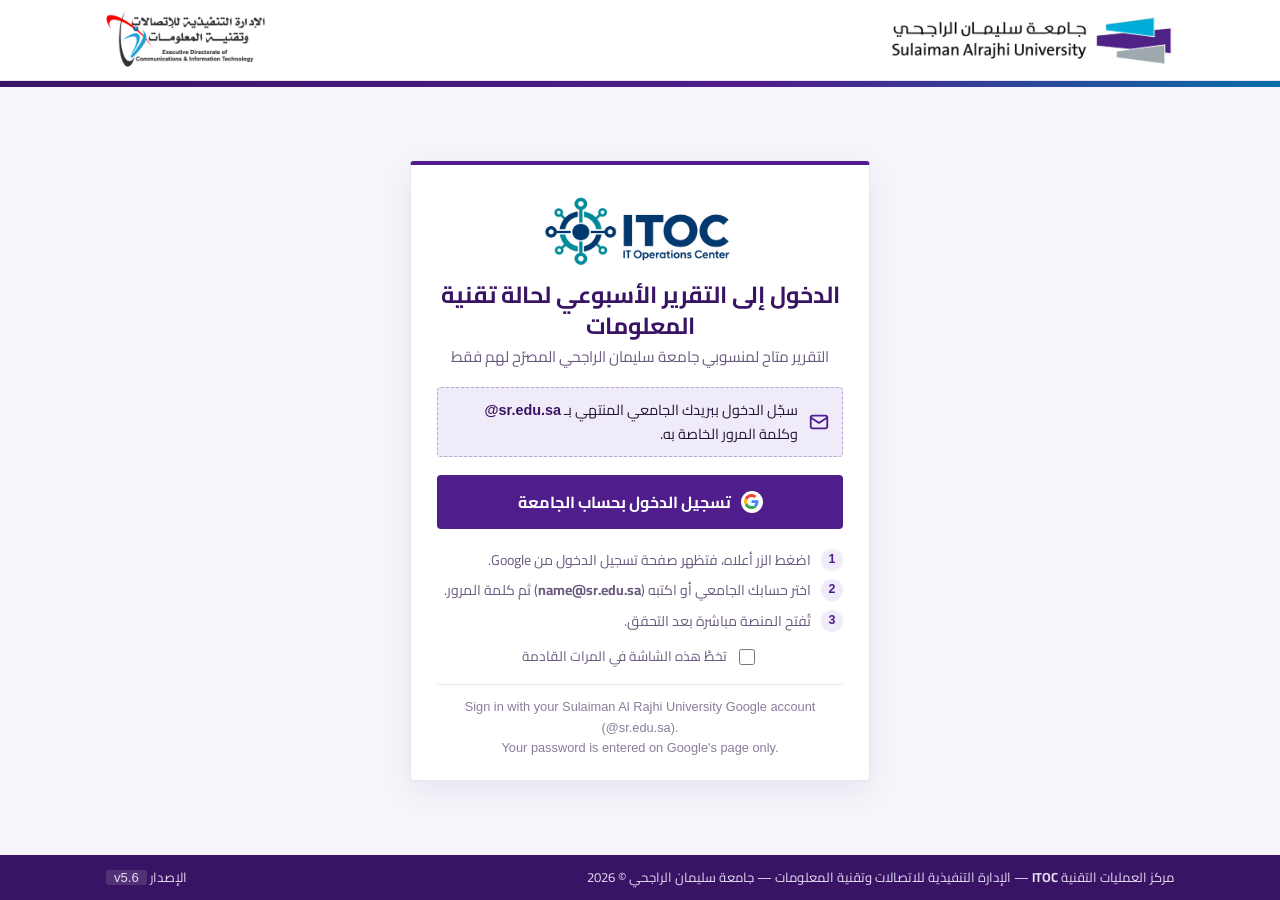
<file: index.html>
<!DOCTYPE html>
<html lang="ar" dir="rtl">
<head>
<meta charset="utf-8">
<meta name="viewport" content="width=device-width, initial-scale=1">
<meta name="version" content="5.6">
<title>التقرير الأسبوعي لحالة تقنية المعلومات | تسجيل الدخول</title>
<link rel="icon" type="image/png" href="assets/itoc-logo.png">
<link rel="preconnect" href="https://fonts.googleapis.com">
<link rel="preconnect" href="https://fonts.gstatic.com" crossorigin>
<link href="https://fonts.googleapis.com/css2?family=Cairo:wght@400;600;700;800&display=swap" rel="stylesheet">
<script>
  /* ▼▼▼ CONFIG — change per platform ▼▼▼ */
  var CONFIG = {
    WEB_APP_URL: "https://script.google.com/a/macros/sr.edu.sa/s/AKfycbzGKp76IiiDJCH0ILryDMFBdLztr50R8cBXslaoi3-JOD4gXTIFJZKbuZLIpbM86Ho/exec",
    TITLE:       "الدخول إلى التقرير الأسبوعي لحالة تقنية المعلومات",
    SUBTITLE:    "التقرير متاح لمنسوبي جامعة سليمان الراجحي المصرّح لهم فقط",
    LOGO:        "assets/itoc-logo.png",
    VERSION:     "5.6",
    KEY:         "ictd-weekly-report"               // short unique id (used for "skip next time")
  };
  /* ▲▲▲ CONFIG ▲▲▲ */
  var WEB_APP_URL = CONFIG.WEB_APP_URL;

  /* "Skip this screen next time" — per-browser preference; open with #login to show this screen again */
  (function () {
    try {
      /* ITOC single sign-on: one shared flag for every landing page on ictsru.github.io (valid 30 days; #sso-off clears it) */
      var ssoOk = location.hash === "#itoc" || (Date.now() - (+localStorage.getItem("itoc_sso") || 0)) < 2592000000;   /* #itoc = opened from the ITOC index (already signed in) */
      if (location.hash === "#sso-off") { localStorage.removeItem("itoc_sso"); ssoOk = false; }
      if (location.hash !== "#login" && location.hash !== "#sso-off" && (localStorage.getItem(CONFIG.KEY + "_skip_intro") === "1" || ssoOk) && /^https:\/\/script\.google\.com\//.test(WEB_APP_URL)) { localStorage.setItem("itoc_sso", String(Date.now())); location.replace(WEB_APP_URL); }
    } catch (e) {}
  })();
</script>
<style>
:root{
  --purple:#501e8c; --purple-dark:#3a1464; --purple-light:#f0ebf8;
  --blue:#0a6eaa; --teal:#0a8a96; --bg:#f7f5fb; --ink:#241436; --muted:#6b5a80;
  --border:rgba(80,30,140,.12); --radius:4px;
}
*{box-sizing:border-box}
html,body{height:100%}
body{margin:0;display:flex;flex-direction:column;min-height:100vh;background:var(--bg);color:var(--ink);font-family:"Cairo",Tahoma,Arial,sans-serif;line-height:1.6}
.container{max-width:1100px;margin:0 auto;padding:0 16px;width:100%}

/* Official header band: SRU right, ICTD left */
.band{background:#fff;border-bottom:1px solid var(--border)}
.band .container{display:flex;align-items:center;justify-content:space-between;gap:16px;padding-top:10px;padding-bottom:10px}
.band img{display:block;height:54px;width:auto;max-width:44vw;object-fit:contain}
.band .ictd{height:60px}
.bar{height:6px;background:linear-gradient(90deg,var(--purple-dark),var(--purple) 60%,var(--blue))}

main{flex:1;display:grid;place-items:center;padding:32px 16px}
.card{width:100%;max-width:460px;background:#fff;border:1px solid var(--border);border-top:4px solid var(--purple);border-radius:var(--radius);padding:28px 26px 22px;box-shadow:0 10px 30px rgba(58,20,100,.08);text-align:center}
.card .logo{height:78px;width:auto;margin:0 auto 8px;display:block}
h1{margin:6px 0 4px;font-size:1.45rem;color:var(--purple-dark);line-height:1.35}
.sub{margin:0 0 18px;color:var(--muted);font-size:.95rem}

.domain{display:flex;align-items:center;gap:10px;background:var(--purple-light);border:1px dashed rgba(80,30,140,.35);border-radius:var(--radius);padding:10px 12px;margin-bottom:18px;text-align:right}
.domain svg{flex:none;width:22px;height:22px;color:var(--purple)}
.domain b{font-family:Arial,sans-serif;direction:ltr;unicode-bidi:isolate;color:var(--purple-dark)}
.domain span{font-size:.9rem}

.btn{display:flex;align-items:center;justify-content:center;gap:10px;width:100%;background:var(--purple);color:#fff;text-decoration:none;font:700 1rem "Cairo",Tahoma,Arial,sans-serif;padding:12px 16px;border-radius:var(--radius);border:0;cursor:pointer;transition:background .15s}
.btn:hover,.btn:focus-visible{background:var(--purple-dark);outline:none}
.btn .g{width:22px;height:22px;background:#fff;border-radius:50%;display:grid;place-items:center;flex:none}
.btn .g svg{width:15px;height:15px}

.steps{list-style:none;margin:20px 0 4px;padding:0;text-align:right;font-size:.88rem;color:var(--muted)}
.steps li{display:flex;gap:10px;align-items:flex-start;margin-bottom:8px}
.steps .n{flex:none;width:22px;height:22px;border-radius:50%;background:var(--purple-light);color:var(--purple);font-weight:800;font-size:.78rem;display:grid;place-items:center;font-family:Arial,sans-serif}

.skip{display:flex;align-items:center;justify-content:center;gap:8px;margin-top:14px;font-size:.85rem;color:var(--muted);cursor:pointer;user-select:none}
.skip input{accent-color:var(--purple);width:16px;height:16px}

.en{margin-top:16px;padding-top:12px;border-top:1px solid var(--border);direction:ltr;font-size:.8rem;color:#8a7c9c;font-family:Arial,sans-serif}

footer{background:var(--purple-dark);color:#e6dcf5;font-size:.82rem}
footer .container{display:flex;flex-wrap:wrap;gap:6px 16px;justify-content:space-between;padding-top:12px;padding-bottom:12px}
footer .ver{font-family:Arial,sans-serif;background:rgba(255,255,255,.12);padding:0 8px;border-radius:3px}

@media (max-width:520px){
  .band img{height:38px}.band .ictd{height:44px}
  .card{padding:22px 18px 18px}
  .card .logo{height:62px}
  h1{font-size:1.25rem}
}
</style>
<!-- SRU Brand Kit v1.0 — shared source; linked after this page's styles so the kit wins.
     Unreachable kit = the page keeps its own purple and the local assets/ logos. -->
<link rel="stylesheet" href="https://ictsru.github.io/brand/css/sru-shell.css">
<link rel="stylesheet" href="https://ictsru.github.io/brand/css/sru-tech-bg.css">
</head>
<body>

<div class="band">
  <div class="container">
    <img src="https://ictsru.github.io/brand/logos/sru-logo.png" onerror="this.onerror=null;this.src='assets/sru-logo.png'"
         alt="جامعة سليمان الراجحي | Sulaiman Alrajhi University">
    <img class="ictd" src="https://ictsru.github.io/brand/logos/ictd-logo.png" onerror="this.onerror=null;this.src='assets/ictd-logo.png'"
         alt="الإدارة التنفيذية للاتصالات وتقنية المعلومات">
  </div>
</div>
<div class="bar"></div>

<main>
  <div class="card">
    <img class="logo" id="appLogo" src="assets/itoc-logo.png" alt="">
    <h1 id="appTitle"></h1>
    <p class="sub" id="appSub"></p>

    <div class="domain">
      <svg viewBox="0 0 24 24" fill="none" stroke="currentColor" stroke-width="2" stroke-linecap="round" stroke-linejoin="round" aria-hidden="true"><rect x="3" y="5" width="18" height="14" rx="2"/><path d="m3 7 9 6 9-6"/></svg>
      <span>سجّل الدخول ببريدك الجامعي المنتهي بـ <b>@sr.edu.sa</b> وكلمة المرور الخاصة به.</span>
    </div>

    <a class="btn" id="go" href="#">
      <span class="g" aria-hidden="true">
        <svg viewBox="0 0 48 48"><path fill="#EA4335" d="M24 9.5c3.5 0 6.6 1.2 9.1 3.6l6.8-6.8C35.8 2.4 30.3 0 24 0 14.6 0 6.6 5.4 2.7 13.3l7.9 6.2C12.5 13.6 17.8 9.5 24 9.5z"/><path fill="#4285F4" d="M46.1 24.5c0-1.6-.1-3.1-.4-4.5H24v9h12.4c-.5 2.9-2.2 5.3-4.6 6.9l7.4 5.8c4.3-4 6.9-9.9 6.9-17.2z"/><path fill="#FBBC05" d="M10.6 28.5c-.5-1.4-.8-2.9-.8-4.5s.3-3.1.8-4.5l-7.9-6.2C1 16.6 0 20.2 0 24s1 7.4 2.7 10.7l7.9-6.2z"/><path fill="#34A853" d="M24 48c6.5 0 11.9-2.1 15.9-5.8l-7.4-5.8c-2.1 1.4-4.8 2.3-8.5 2.3-6.2 0-11.5-4.1-13.4-9.8l-7.9 6.2C6.6 42.6 14.6 48 24 48z"/></svg>
      </span>
      تسجيل الدخول بحساب الجامعة
    </a>

    <ol class="steps">
      <li><span class="n">1</span><span>اضغط الزر أعلاه، فتظهر صفحة تسجيل الدخول من Google.</span></li>
      <li><span class="n">2</span><span>اختر حسابك الجامعي أو اكتبه (<b dir="ltr">name@sr.edu.sa</b>) ثم كلمة المرور.</span></li>
      <li><span class="n">3</span><span>تُفتح المنصة مباشرة بعد التحقق.</span></li>
    </ol>

    <label class="skip"><input type="checkbox" id="skip"> تخطَّ هذه الشاشة في المرات القادمة</label>

    <div class="en">Sign in with your Sulaiman Al Rajhi University Google account (@sr.edu.sa).<br>Your password is entered on Google's page only.</div>
  </div>
</main>

<footer class="sru-tech-bg-dark">
  <div class="container">
    <div>مركز العمليات التقنية <b dir="ltr">ITOC</b> — الإدارة التنفيذية للاتصالات وتقنية المعلومات — جامعة سليمان الراجحي © 2026</div>
    <div>الإصدار <span class="ver" dir="ltr" id="appVer"></span></div>
  </div>
</footer>

<script>
  var go = document.getElementById("go"), skip = document.getElementById("skip");
  go.href = WEB_APP_URL;
  go.addEventListener("click", function () { try { localStorage.setItem("itoc_sso", String(Date.now())); } catch (e) {} });
  document.title = CONFIG.TITLE + " | SRU";
  document.getElementById("appTitle").textContent = CONFIG.TITLE;
  document.getElementById("appSub").textContent = CONFIG.SUBTITLE;
  document.getElementById("appLogo").src = CONFIG.LOGO;
  document.getElementById("appVer").textContent = "v" + CONFIG.VERSION;
  var SKIP_KEY = CONFIG.KEY + "_skip_intro";
  try { skip.checked = localStorage.getItem(SKIP_KEY) === "1"; } catch (e) {}
  skip.addEventListener("change", function () {
    try { skip.checked ? localStorage.setItem(SKIP_KEY, "1") : localStorage.removeItem(SKIP_KEY); } catch (e) {}
  });
</script>
</body>
</html>
</file>
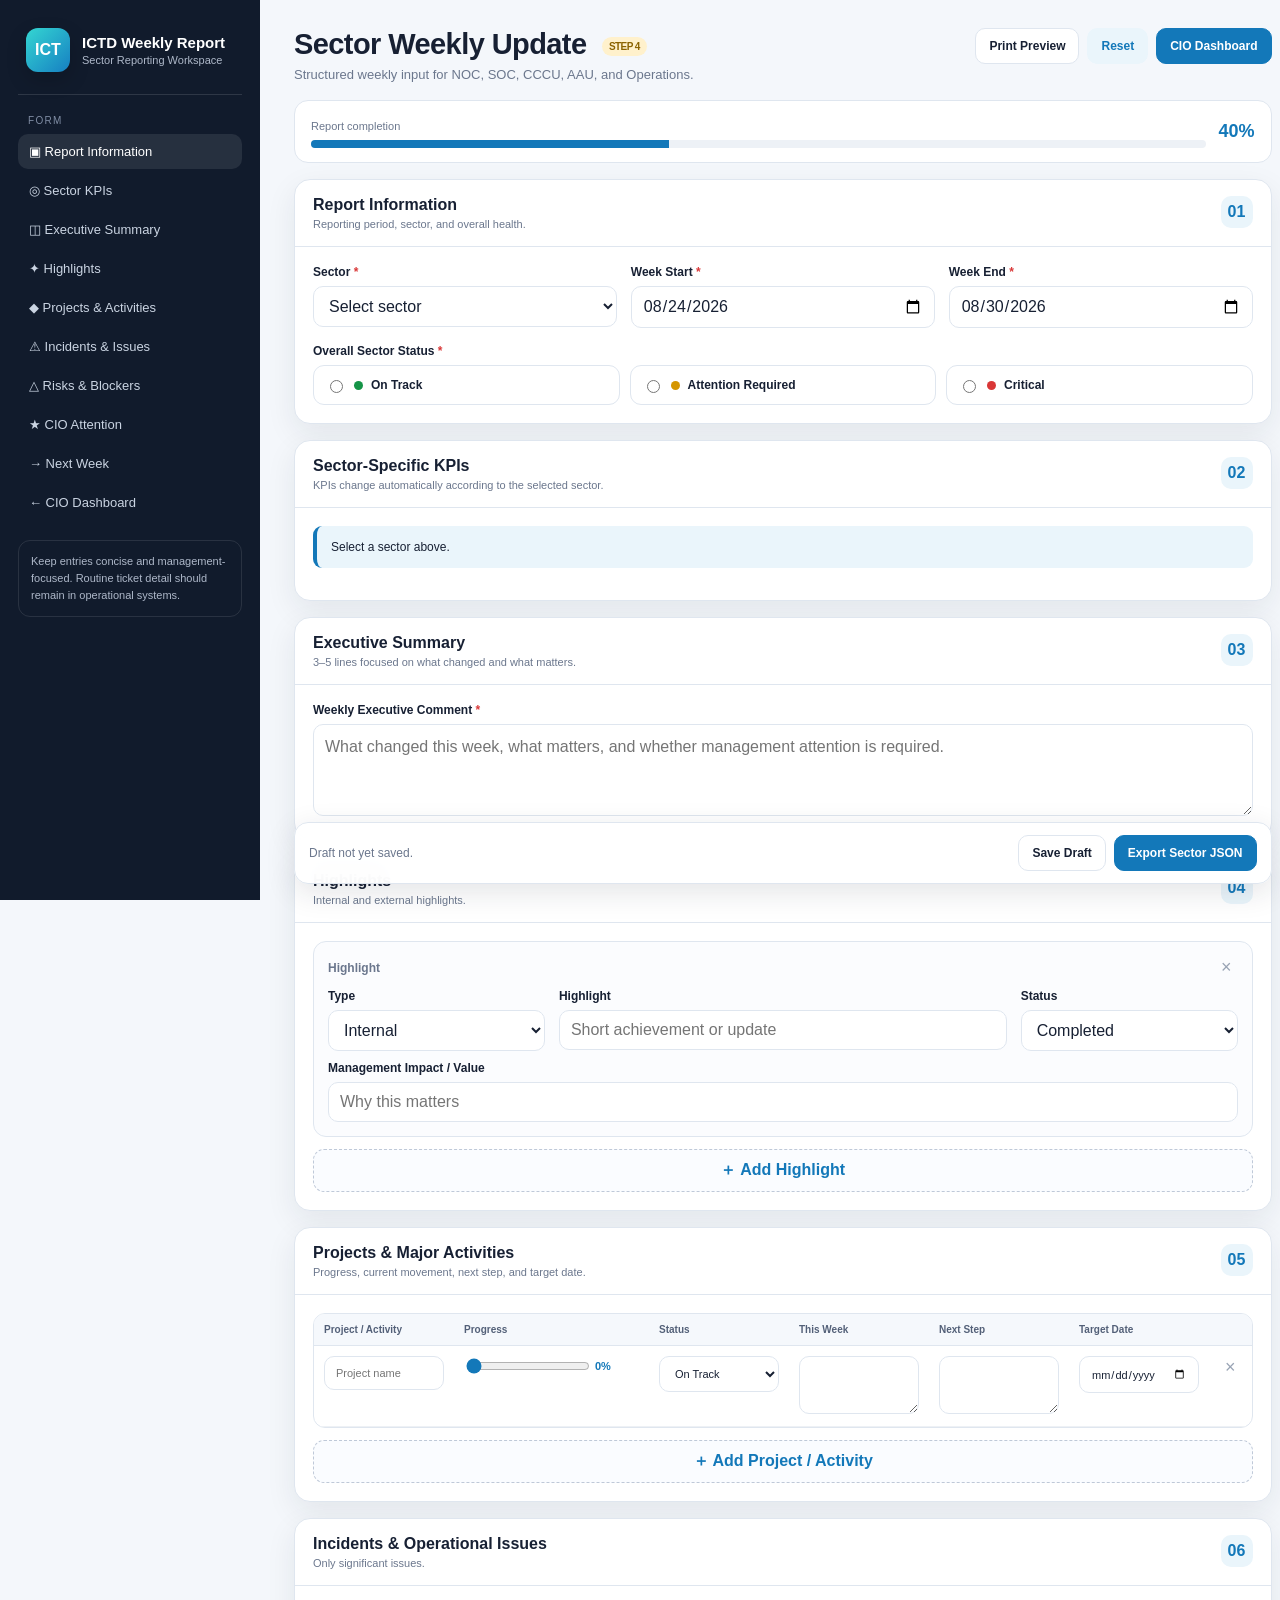
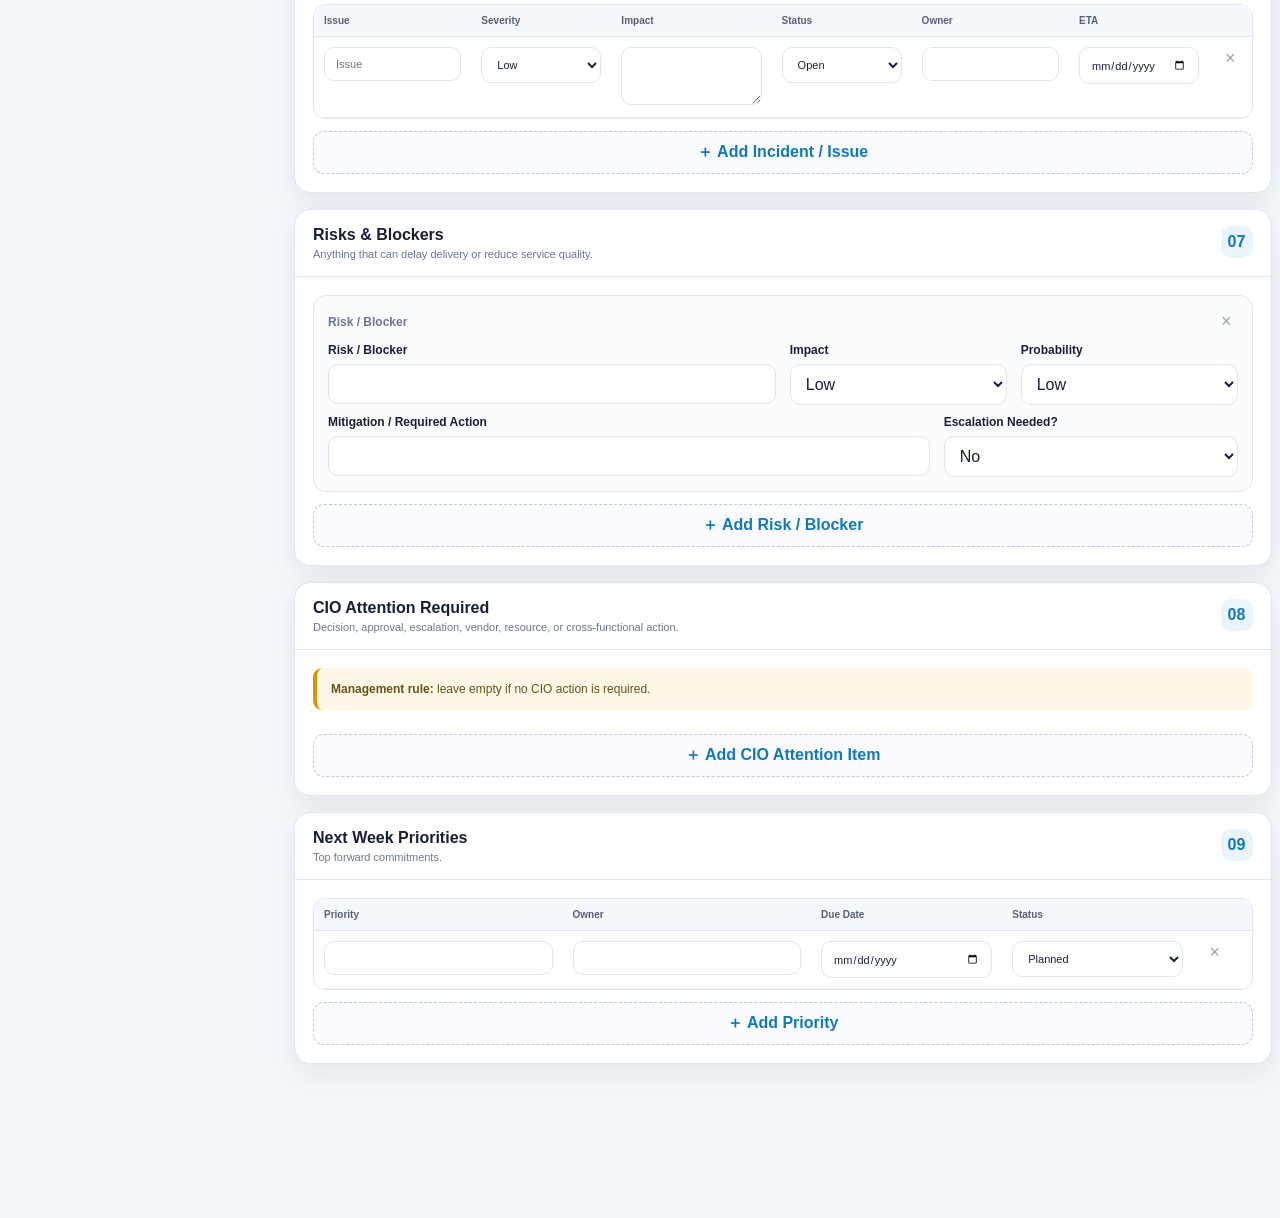
<file: sector-report.html>
<!doctype html>
<html lang="en">
<head>
<meta charset="utf-8"><meta name="viewport" content="width=device-width,initial-scale=1">
<title>ICTD Sector Weekly Report</title>
<link rel="stylesheet" href="assets/css/styles.css">
</head>
<body>
<div class="app">
<aside class="sidebar">
  <div class="brand"><div class="brand-mark">ICT</div><div><h1>ICTD Weekly Report</h1><p>Sector Reporting Workspace</p></div></div>
  <div class="nav-title">Form</div>
  <nav class="nav">
    <a class="active" href="#info">▣ Report Information</a>
    <a href="#sector-kpis">◎ Sector KPIs</a>
    <a href="#summary">◫ Executive Summary</a>
    <a href="#highlights">✦ Highlights</a>
    <a href="#projects">◆ Projects & Activities</a>
    <a href="#incidents">⚠ Incidents & Issues</a>
    <a href="#risks">△ Risks & Blockers</a>
    <a href="#cio">★ CIO Attention</a>
    <a href="#priorities">→ Next Week</a>
    <a href="index.html">← CIO Dashboard</a>
  </nav>
  <div class="side-note">Keep entries concise and management-focused. Routine ticket detail should remain in operational systems.</div>
</aside>

<main>
  <div class="topbar">
    <div class="title"><h2>Sector Weekly Update <span class="badge">STEP 4</span></h2><p>Structured weekly input for NOC, SOC, CCCU, AAU, and Operations.</p></div>
    <div class="actions"><button class="btn" onclick="window.print()">Print Preview</button><button class="btn soft" onclick="resetForm()">Reset</button><a class="btn primary" href="index.html" style="text-decoration:none">CIO Dashboard</a></div>
  </div>

  <div class="progress-wrap"><div style="flex:1"><div class="helper">Report completion</div><div class="progress-track"><div class="progress-bar" id="progressBar"></div></div></div><div class="progress-num" id="progressNum">0%</div></div>

  <section class="panel" id="info"><div class="panel-head"><div><h3>Report Information</h3><p>Reporting period, sector, and overall health.</p></div><div class="section-no">01</div></div><div class="panel-body"><div class="grid cols-3">
    <div><label class="req">Sector</label><select id="sector" data-required onchange="renderSectorKpis();updateProgress()"><option value="">Select sector</option><option value="NOC">NOC</option><option value="SOC">SOC</option><option value="CCCU">CCCU</option><option value="AAU">AAU</option><option value="OPS">Operations</option></select></div>
    <div><label class="req">Week Start</label><input id="weekStart" data-required type="date" value="2026-08-24" oninput="updateProgress()"></div>
    <div><label class="req">Week End</label><input id="weekEnd" data-required type="date" value="2026-08-30" oninput="updateProgress()"></div>
  </div><div style="margin-top:16px"><label class="req">Overall Sector Status</label><div class="status-choice"><label><input type="radio" name="overallStatus" value="On Track" onchange="updateProgress()"><span class="dot" style="background:var(--green)"></span>On Track</label><label><input type="radio" name="overallStatus" value="Attention Required" onchange="updateProgress()"><span class="dot" style="background:var(--amber)"></span>Attention Required</label><label><input type="radio" name="overallStatus" value="Critical" onchange="updateProgress()"><span class="dot" style="background:var(--red)"></span>Critical</label></div></div></div></section>

  <section class="panel" id="sector-kpis"><div class="panel-head"><div><h3>Sector-Specific KPIs</h3><p>KPIs change automatically according to the selected sector.</p></div><div class="section-no">02</div></div><div class="panel-body"><div class="alert" id="kpiIntro" style="border-left-color:var(--blue);background:var(--soft-blue);color:var(--text)">Select a sector above.</div><div class="kpi-entry-grid" id="kpiEntryGrid" style="margin-top:14px"></div></div></section>

  <section class="panel" id="summary"><div class="panel-head"><div><h3>Executive Summary</h3><p>3–5 lines focused on what changed and what matters.</p></div><div class="section-no">03</div></div><div class="panel-body"><label class="req">Weekly Executive Comment</label><textarea id="executiveSummary" data-required maxlength="700" placeholder="What changed this week, what matters, and whether management attention is required." oninput="updateProgress()"></textarea></div></section>

  <section class="panel" id="highlights"><div class="panel-head"><div><h3>Highlights</h3><p>Internal and external highlights.</p></div><div class="section-no">04</div></div><div class="panel-body"><div class="repeat-list" id="highlightList"></div><button class="add-row" onclick="addHighlight()">＋ Add Highlight</button></div></section>

  <section class="panel" id="projects"><div class="panel-head"><div><h3>Projects & Major Activities</h3><p>Progress, current movement, next step, and target date.</p></div><div class="section-no">05</div></div><div class="panel-body"><div class="table-wrap"><table><thead><tr><th>Project / Activity</th><th>Progress</th><th>Status</th><th>This Week</th><th>Next Step</th><th>Target Date</th><th></th></tr></thead><tbody id="projectRows"></tbody></table></div><button class="add-row" onclick="addProject()">＋ Add Project / Activity</button></div></section>

  <section class="panel" id="incidents"><div class="panel-head"><div><h3>Incidents & Operational Issues</h3><p>Only significant issues.</p></div><div class="section-no">06</div></div><div class="panel-body"><div class="table-wrap"><table><thead><tr><th>Issue</th><th>Severity</th><th>Impact</th><th>Status</th><th>Owner</th><th>ETA</th><th></th></tr></thead><tbody id="incidentRows"></tbody></table></div><button class="add-row" onclick="addIncident()">＋ Add Incident / Issue</button></div></section>

  <section class="panel" id="risks"><div class="panel-head"><div><h3>Risks & Blockers</h3><p>Anything that can delay delivery or reduce service quality.</p></div><div class="section-no">07</div></div><div class="panel-body"><div class="repeat-list" id="riskList"></div><button class="add-row" onclick="addRisk()">＋ Add Risk / Blocker</button></div></section>

  <section class="panel" id="cio"><div class="panel-head"><div><h3>CIO Attention Required</h3><p>Decision, approval, escalation, vendor, resource, or cross-functional action.</p></div><div class="section-no">08</div></div><div class="panel-body"><div class="alert"><b>Management rule:</b> leave empty if no CIO action is required.</div><div class="repeat-list" id="cioList" style="margin-top:12px"></div><button class="add-row" onclick="addCioItem()">＋ Add CIO Attention Item</button></div></section>

  <section class="panel" id="priorities"><div class="panel-head"><div><h3>Next Week Priorities</h3><p>Top forward commitments.</p></div><div class="section-no">09</div></div><div class="panel-body"><div class="table-wrap"><table><thead><tr><th>Priority</th><th>Owner</th><th>Due Date</th><th>Status</th><th></th></tr></thead><tbody id="priorityRows"></tbody></table></div><button class="add-row" onclick="addPriority()">＋ Add Priority</button></div></section>

  <div class="footer-actions"><div class="save-state" id="saveState">Draft not yet saved.</div><div class="right-actions"><button class="btn" onclick="saveDraft()">Save Draft</button><button class="btn primary" onclick="exportJSON()">Export Sector JSON</button></div></div>
</main>
</div>
<div class="toast" id="toast"></div>
<script src="assets/js/common.js"></script>
<script src="assets/js/sector-form.js"></script>
</body></html>
</file>
<file: assets/css/styles.css>
:root{
  --bg:#f4f7fb;
  --panel:#fff;
  --text:#172033;
  --muted:#6b778d;
  --border:#dfe6ef;
  --navy:#111b2c;
  --blue:#1378b9;
  --green:#159447;
  --amber:#d59600;
  --red:#d93737;
  --purple:#7a55c7;
  --soft-blue:#eaf5fb;
  --soft-green:#ebf8f0;
  --soft-amber:#fff7df;
  --soft-red:#fff0f0;
  --shadow:0 10px 30px rgba(23,32,51,.08);
  --radius:16px;
}
*{box-sizing:border-box}
html{scroll-behavior:smooth}
body{margin:0;background:var(--bg);color:var(--text);font-family:Inter,"Segoe UI",Arial,sans-serif}
button,input,select,textarea{font:inherit}
a{color:inherit}
.app{min-height:100vh;display:grid;grid-template-columns:260px 1fr}
.sidebar{position:sticky;top:0;height:100vh;background:var(--navy);color:#fff;padding:24px 18px;overflow:auto}
.brand{display:flex;gap:12px;align-items:center;padding:4px 8px 22px;border-bottom:1px solid rgba(255,255,255,.12)}
.brand-mark{width:44px;height:44px;border-radius:12px;background:linear-gradient(135deg,#34d6d2,#167fc2);display:grid;place-items:center;font-weight:900;box-shadow:0 8px 20px rgba(0,0,0,.18)}
.brand h1{font-size:15px;margin:0 0 3px}.brand p{font-size:11px;margin:0;color:#aeb8c9}
.nav-title{font-size:10px;text-transform:uppercase;letter-spacing:.13em;color:#7f8ca3;margin:20px 10px 8px}
.nav a,.sector-btn{display:flex;align-items:center;gap:10px;width:100%;padding:10px 11px;border-radius:10px;margin:4px 0;color:#cad4e2;font-size:13px;text-decoration:none;border:0;background:transparent;cursor:pointer;text-align:left}
.nav a:hover,.nav a.active,.sector-btn:hover,.sector-btn.active{background:rgba(255,255,255,.09);color:#fff}
.sector-btn{justify-content:space-between;border:1px solid rgba(255,255,255,.07)}
.dot{width:9px;height:9px;border-radius:50%;display:inline-block}
.side-note{margin-top:20px;padding:12px;border:1px solid rgba(255,255,255,.1);border-radius:12px;color:#aeb8c9;font-size:11px;line-height:1.55}
main{padding:28px 34px 70px;max-width:1600px;width:100%;margin:auto}
.topbar{display:flex;align-items:flex-start;justify-content:space-between;gap:18px;margin-bottom:18px}
.title h2{margin:0;font-size:29px;letter-spacing:-.02em}.title p{margin:6px 0 0;color:var(--muted);font-size:13px}
.badge{display:inline-flex;margin-left:8px;padding:4px 7px;border-radius:999px;background:#fff1cc;color:#8b6300;font-size:10px;font-weight:900;vertical-align:middle}
.actions{display:flex;gap:8px;flex-wrap:wrap;justify-content:flex-end}
.btn{border:1px solid var(--border);background:#fff;color:var(--text);padding:10px 13px;border-radius:10px;cursor:pointer;font-weight:700;font-size:12px}
.btn:hover{transform:translateY(-1px)}.btn.primary{background:var(--blue);border-color:var(--blue);color:#fff}.btn.soft{background:var(--soft-blue);border-color:transparent;color:var(--blue)}.btn.danger{color:var(--red)}
.period-bar,.progress-wrap{background:#fff;border:1px solid var(--border);border-radius:14px;padding:14px 16px;display:flex;justify-content:space-between;align-items:center;gap:12px;margin-bottom:16px}
.period-main{display:flex;align-items:center;gap:12px}.period-icon{width:38px;height:38px;border-radius:10px;background:var(--soft-blue);display:grid;place-items:center;color:var(--blue);font-weight:900}.period-text b{display:block;font-size:14px}.period-text span,.data-state{font-size:11px;color:var(--muted)}
.progress-track{height:8px;background:#edf1f6;border-radius:999px;overflow:hidden;margin-top:8px}.progress-bar{height:100%;width:0;background:var(--blue);transition:.2s}.progress-num{font-size:18px;font-weight:900;color:var(--blue)}
.kpi-grid{display:grid;grid-template-columns:repeat(4,minmax(0,1fr));gap:14px;margin-bottom:16px}
.kpi{background:#fff;border:1px solid var(--border);border-radius:15px;padding:16px;box-shadow:var(--shadow);min-height:118px}.kpi-top{display:flex;justify-content:space-between;align-items:center}.kpi-label{font-size:11px;text-transform:uppercase;letter-spacing:.07em;color:var(--muted);font-weight:800}.kpi-icon{width:34px;height:34px;border-radius:10px;display:grid;place-items:center;font-weight:900}.kpi-value{font-size:30px;font-weight:900;line-height:1;margin:13px 0 7px}.kpi-foot{font-size:11px;color:var(--muted)}
.panel{background:#fff;border:1px solid var(--border);border-radius:var(--radius);box-shadow:var(--shadow);overflow:hidden;margin-bottom:16px}.panel-head{padding:16px 18px;border-bottom:1px solid var(--border);display:flex;justify-content:space-between;gap:12px;align-items:flex-start}.panel-head h3{margin:0;font-size:16px}.panel-head p{margin:4px 0 0;color:var(--muted);font-size:11px}.panel-body{padding:18px}.section-no{min-width:32px;height:32px;border-radius:10px;background:var(--soft-blue);color:var(--blue);display:grid;place-items:center;font-weight:900}
.two-col{display:grid;grid-template-columns:1.25fr .75fr;gap:16px;margin-bottom:16px}.two-col.equal{grid-template-columns:1fr 1fr}
.grid{display:grid;gap:14px}.grid.cols-2{grid-template-columns:repeat(2,minmax(0,1fr))}.grid.cols-3{grid-template-columns:repeat(3,minmax(0,1fr))}.grid.cols-4{grid-template-columns:repeat(4,minmax(0,1fr))}
label{display:block;font-size:12px;font-weight:700;margin-bottom:7px}.req::after{content:" *";color:var(--red)}
input[type=text],input[type=date],input[type=number],select,textarea{width:100%;border:1px solid var(--border);border-radius:10px;padding:10px 11px;background:#fff;color:var(--text);outline:none;transition:.15s}textarea{min-height:92px;resize:vertical;line-height:1.5}input:focus,select:focus,textarea:focus{border-color:var(--blue);box-shadow:0 0 0 3px var(--soft-blue)}
.helper{font-size:11px;color:var(--muted);margin-top:5px}
.status-choice{display:grid;grid-template-columns:repeat(3,1fr);gap:10px}.status-choice label{margin:0;border:1px solid var(--border);padding:11px;border-radius:11px;display:flex;gap:8px;align-items:center;cursor:pointer;font-weight:650}.status-choice label:has(input:checked){border-color:var(--blue);box-shadow:0 0 0 2px var(--soft-blue)}
.sector-grid,.sector-kpi-layer{display:grid;grid-template-columns:repeat(5,minmax(0,1fr));gap:12px}
.sector-card,.sector-kpi-group{border:1px solid var(--border);border-radius:14px;padding:14px;background:#fbfcfe}.sector-card{cursor:pointer;transition:.15s}.sector-card:hover{transform:translateY(-2px);box-shadow:0 8px 22px rgba(23,32,51,.08)}.sector-head,.sector-kpi-group-head{display:flex;justify-content:space-between;align-items:center;margin-bottom:12px}.sector-name{font-size:16px;font-weight:900}.status-pill{font-size:10px;font-weight:900;border-radius:999px;padding:5px 8px}.status-green{background:var(--soft-green);color:var(--green)}.status-amber{background:var(--soft-amber);color:#8b6500}.status-red{background:var(--soft-red);color:var(--red)}
.sector-stats{display:grid;grid-template-columns:repeat(2,1fr);gap:8px}.sector-stat{padding:9px;border-radius:10px;background:#fff;border:1px solid #edf1f6}.sector-stat b{display:block;font-size:18px}.sector-stat span{font-size:10px;color:var(--muted)}.meter{height:7px;background:#edf1f6;border-radius:999px;overflow:hidden;margin-top:10px}.meter>div{height:100%;border-radius:999px}
.sector-kpi-list{display:grid;gap:8px}.sector-kpi-metric,.kpi-entry{padding:10px;border:1px solid #edf1f6;border-radius:10px;background:#fff}.sector-kpi-metric-top,.kpi-entry-top{display:flex;justify-content:space-between;gap:8px;align-items:flex-start}.sector-kpi-metric-label,.kpi-target{font-size:10px;color:var(--muted);line-height:1.35}.sector-kpi-metric-value{font-size:17px;font-weight:900;margin-top:5px}.kpi-mini-state{width:8px;height:8px;border-radius:50%;margin-top:2px;flex:0 0 auto}.kpi-target-line{font-size:9px;color:#8792a4;margin-top:3px}
.kpi-entry-grid{display:grid;grid-template-columns:repeat(4,minmax(0,1fr));gap:12px}.kpi-entry{background:#fbfcfe;padding:14px}.kpi-entry-title{font-size:12px;font-weight:800;line-height:1.35}.kpi-state{display:inline-flex;padding:4px 7px;border-radius:999px;font-size:9px;font-weight:900;white-space:nowrap}.kpi-state.neutral{background:#eef2f7;color:#657186}.kpi-state.green{background:#eaf8f0;color:#159447}.kpi-state.amber{background:#fff6dc;color:#8b6500}.kpi-state.red{background:#fff0f0;color:#d93737}.kpi-input-wrap{display:grid;grid-template-columns:1fr auto;gap:7px;align-items:center}.kpi-unit{font-size:11px;color:var(--muted);font-weight:800;min-width:28px}
.table-wrap{overflow:auto;border:1px solid var(--border);border-radius:12px}table{width:100%;border-collapse:collapse;min-width:760px}th{background:#f5f8fc;color:#536078;font-size:10px;text-align:left;padding:10px;border-bottom:1px solid var(--border);white-space:nowrap}td{padding:10px;border-bottom:1px solid #eef1f5;font-size:11px;vertical-align:top}td input,td select,td textarea{min-width:120px}td textarea{min-height:58px}
.progress-cell{display:grid;grid-template-columns:1fr 44px;gap:7px;align-items:center;min-width:150px}input[type=range]{width:100%;accent-color:var(--blue)}.range-val{font-size:11px;font-weight:800;color:var(--blue)}
.repeat-list,.chart-bars,.highlights{display:grid;gap:10px}.item-card{border:1px solid var(--border);border-radius:13px;padding:14px;background:#fbfcfe}.item-top{display:flex;justify-content:space-between;align-items:center;margin-bottom:10px}.item-title{font-size:12px;font-weight:800;color:var(--muted)}.remove{border:0;background:transparent;color:#98a3b4;cursor:pointer;font-size:18px}.remove:hover{color:var(--red)}.add-row{margin-top:12px;border:1px dashed #bfc9d8;background:#fafcff;width:100%;padding:10px;border-radius:11px;cursor:pointer;color:var(--blue);font-weight:800}
.alert{border-left:4px solid var(--amber);background:#fff8e6;padding:12px 14px;border-radius:9px;font-size:12px;line-height:1.5;color:#65521b}
.bar-row{display:grid;grid-template-columns:120px 1fr 36px;align-items:center;gap:10px}.bar-label{font-size:11px;font-weight:700}.bar-track{height:12px;background:#edf1f6;border-radius:999px;overflow:hidden}.bar-fill{height:100%;border-radius:999px}.bar-num{font-size:11px;font-weight:800;text-align:right}
.donut-wrap{display:flex;align-items:center;justify-content:center;gap:24px;padding:10px}.donut{width:170px;height:170px;border-radius:50%;display:grid;place-items:center;position:relative}.donut::after{content:"";width:108px;height:108px;border-radius:50%;background:#fff;position:absolute}.donut-center{position:relative;z-index:2;text-align:center}.donut-center b{display:block;font-size:28px}.donut-center span{font-size:10px;color:var(--muted)}.donut-legend{display:grid;gap:9px;font-size:11px}.donut-legend div{display:flex;gap:8px;align-items:center}
.chip{display:inline-flex;padding:4px 7px;border-radius:999px;font-size:9px;font-weight:900}.chip.red{background:var(--soft-red);color:var(--red)}.chip.amber{background:var(--soft-amber);color:#8b6500}.chip.green{background:var(--soft-green);color:var(--green)}.chip.blue{background:var(--soft-blue);color:var(--blue)}
.highlight{display:grid;grid-template-columns:7px 1fr auto;gap:10px;align-items:start;padding:11px;border:1px solid var(--border);border-radius:11px}.highlight-bar{width:7px;height:100%;min-height:38px;border-radius:999px}.highlight b{font-size:11px;display:block;margin-bottom:4px}.highlight p{font-size:10px;color:var(--muted);margin:0;line-height:1.45}
.priority-grid{display:grid;grid-template-columns:repeat(2,1fr);gap:10px}.priority{border:1px solid var(--border);border-radius:11px;padding:11px;display:flex;justify-content:space-between;gap:10px}.priority b{font-size:11px}.priority span{font-size:10px;color:var(--muted)}
.footer-actions{position:sticky;bottom:16px;display:flex;align-items:center;justify-content:space-between;gap:12px;padding:12px 14px;background:rgba(255,255,255,.94);border:1px solid var(--border);border-radius:14px;box-shadow:0 8px 30px rgba(23,32,51,.12);backdrop-filter:blur(12px);margin-top:22px}.save-state{font-size:12px;color:var(--muted)}.right-actions{display:flex;gap:8px}
.modal-backdrop{display:none;position:fixed;inset:0;background:rgba(12,18,29,.58);z-index:30;place-items:center;padding:20px}.modal{width:min(800px,100%);max-height:88vh;overflow:auto;background:#fff;border-radius:18px;box-shadow:0 28px 80px rgba(0,0,0,.28)}.modal-head{padding:17px 19px;border-bottom:1px solid var(--border);display:flex;justify-content:space-between}.modal-body{padding:19px}.close{border:0;background:transparent;font-size:22px;cursor:pointer;color:#8b96a8}
.empty{padding:24px;text-align:center;color:var(--muted);font-size:12px}.toast{display:none;position:fixed;right:24px;bottom:24px;z-index:40;background:#132033;color:#fff;padding:12px 15px;border-radius:11px;box-shadow:0 10px 30px rgba(0,0,0,.22);font-size:11px}
.footer-note{margin-top:16px;color:var(--muted);font-size:10px;text-align:center}
@media(max-width:1150px){.app{grid-template-columns:1fr}.sidebar{display:none}main{padding:20px}.kpi-grid,.sector-grid,.sector-kpi-layer{grid-template-columns:repeat(2,1fr)}.two-col,.two-col.equal{grid-template-columns:1fr}.kpi-entry-grid{grid-template-columns:repeat(2,1fr)}}
@media(max-width:680px){.topbar{display:block}.actions{justify-content:flex-start;margin-top:14px}.kpi-grid,.sector-grid,.sector-kpi-layer,.priority-grid,.kpi-entry-grid{grid-template-columns:1fr}.grid.cols-2,.grid.cols-3,.grid.cols-4{grid-template-columns:1fr}.status-choice{grid-template-columns:1fr}.footer-actions{position:static;display:block}.right-actions{margin-top:10px;display:grid}.bar-row{grid-template-columns:85px 1fr 28px}}
@media print{body{background:#fff}.sidebar,.actions,.footer-actions,.badge,.add-row,.remove{display:none!important}.app{display:block}main{padding:0;max-width:none}.panel,.kpi{box-shadow:none;break-inside:avoid}}
</file>
